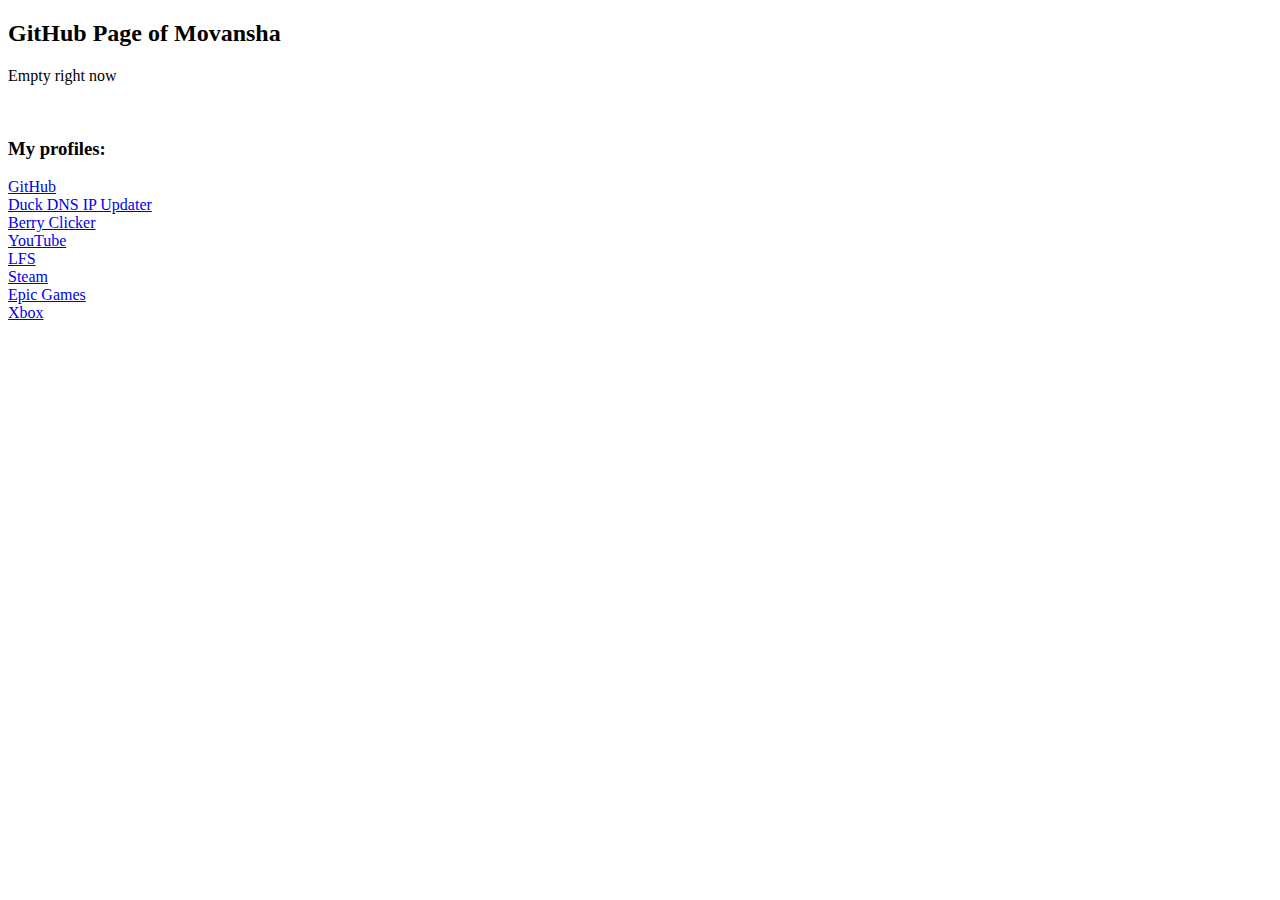
<file: index.html>
<!DOCTYPE html>
<html>
    
<head>
    <meta name="viewport" content="width=device-width, initial-scale=1.0">
    <title> Movansha's GitHub Page </title>
</head>
  
<body>
    <h2> GitHub Page of Movansha </h2>
    <p> Empty right now </p>
    <br>
    
    <h3> My profiles: </h3> 
    <a href="https://github.com/Movansha" title="GitHub" target="_blank"> GitHub </a>
    <br>
    <a href="https://github.com/Movansha/duck-dns-ip-updater" title="Duck DNS IP Updater" target="_blank"> Duck DNS IP Updater </a>
    <br>
    <a href="https://github.com/Movansha/berry-clicker" title="Berry Clicker" target="_blank"> Berry Clicker </a>
    <br>
    <a href="https://www.youtube.com/@Movansha" title="YouTube" target="_blank"> YouTube </a>
    <br>
    <a href="https://www.lfs.net/profile/2657884" title="LFS" target="_blank"> LFS </a>
    <br>
    <a href="https://steamcommunity.com/id/Movansha" title="Steam" target="_blank"> Steam </a>
    <br>
    <a href="https://launcher.store.epicgames.com/u/42b55300420c42dea9a575051f6eea41" title="Epic Games" target="_blank"> Epic Games </a>
    <br>
    <a href="https://www.xbox.com/tr-TR/play/user/Movansha" title="Xbox" target="_blank"> Xbox </a>
</body>
    
</html>
</file>
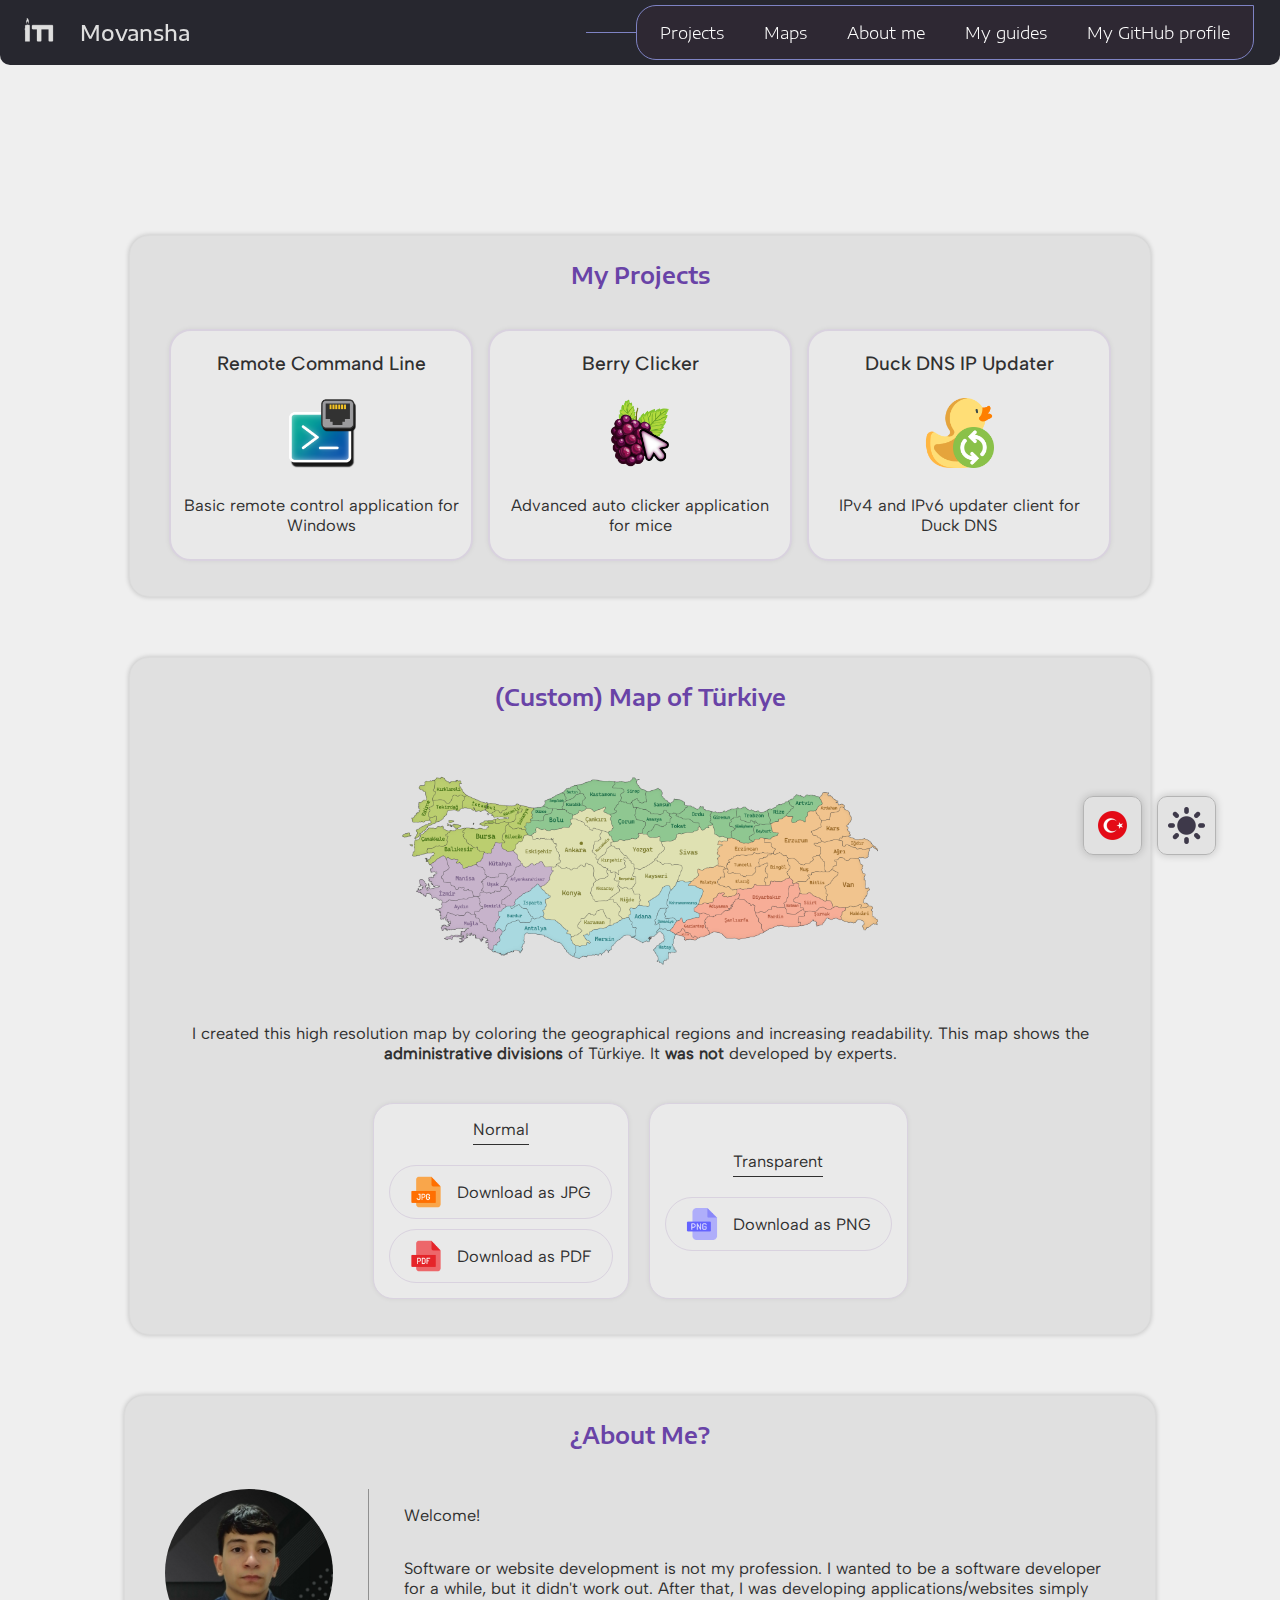
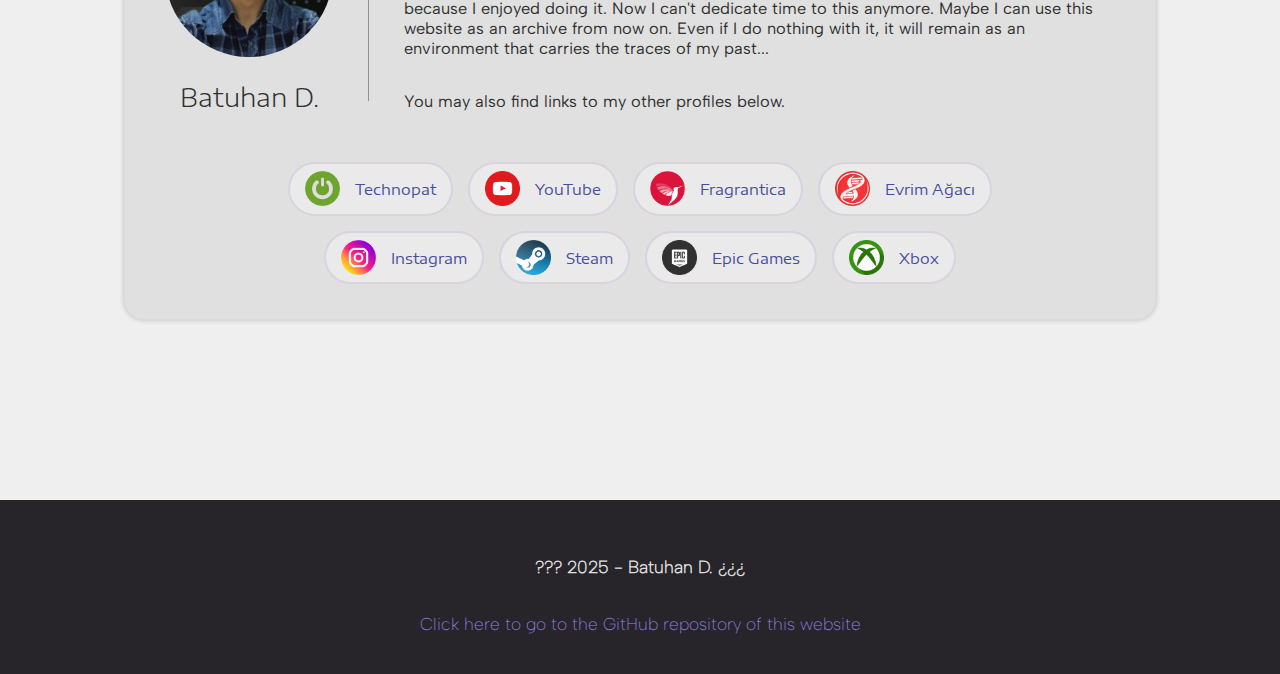
<file: en/index.html>
<!DOCTYPE html>
<html lang="en">

<head>
    <meta charset="UTF-8">
    <meta name="viewport" content="width=device-width, initial-scale=1.0">
    <meta http-equiv="X-UA-Compatible" content="IE=edge">
    
    <link rel="shortcut icon" href="/images/icons/favicon.ico" type="image/x-icon"> 
    <link rel="icon" href="/images/icons/favicon_16x.png" sizes="16x16">
    <link rel="icon" href="/images/icons/favicon_24x.png" sizes="24x24">
    <link rel="icon" href="/images/icons/favicon_32x.png" sizes="32x32">
    <link rel="icon" href="/images/icons/favicon_48x.png" sizes="48x48">
    <link rel="icon" href="/images/icons/favicon_64x.png" sizes="64x64">
    <link rel="icon" href="/images/icons/favicon_96x.png" sizes="96x96">
    <link rel="icon" href="/images/icons/favicon_128x.png" sizes="128x128">

    <title>Movansha - Personal archive</title>

    <!-- SEO: -->

    <meta name="author" content="Batuhan D.">
    <meta name="description" content="Links to GitHub repositories of projects I've developed...">

    <link rel="canonical" href="https://movansha.com.tr/en/">

    <link rel="alternate" href="https://movansha.com.tr/tr/" hreflang="tr">
    <link rel="alternate" href="https://movansha.com.tr/en/" hreflang="en">
    <link rel="alternate" href="https://movansha.com.tr/en/" hreflang="x-default">

    <!-- Open Graph: -->
    <meta property="og:image" content="https://movansha.com.tr/images/og-image.jpg">
    <meta property="og:url" content="https://movansha.com.tr">

    <meta property="og:title" content="Movansha - Personal website">
    <meta property="og:type" content="website">

    <!-- Twitter Card: -->
    <meta name="twitter:image" content="https://movansha.com.tr/images/og-image.jpg">
    
    <meta name="twitter:title" content="Movansha - Personal website">
    <meta name="twitter:card" content="summary_large_image">
    
    <!-- Design: -->

    <link rel="stylesheet" href="/css/fonts.css">

    <!-- Layouts: -->
    <link rel="stylesheet" href="/css/layouts/navbar.css">
    <link rel="stylesheet" href="/css/layouts/general.css">
    
    <link rel="stylesheet" href="/css/layouts/project-cards.css">
    <link rel="stylesheet" href="/css/layouts/my-maps.css">
    <link rel="stylesheet" href="/css/layouts/about-me.css">

    <link rel="stylesheet" href="/css/layouts/footer.css">

    <!-- Style and theme: -->
    <link rel="stylesheet" href="/css/style/navbar.css">
    <link rel="stylesheet" href="/css/style/my-maps.css">
    <link rel="stylesheet" href="/css/style/general.css">

    <link rel="stylesheet" href="/css/style/project-cards.css">
    <link rel="stylesheet" href="/css/style/about-me.css">
    
    <link rel="stylesheet" href="/css/style/footer.css">

    <script src="/js/load/theme.js"></script>
</head>

<body>
    <nav class="navbar">
        <a id="navbar-logo" href="#about-me">
            <img src="/images/navbar/logo.webp" alt="Logo of Movansha">
        </a>

        <h1 id="navbar-header">
            Movansha
        </h1>
        
        <button id="hamburger" title="Menu">
            <img src="/images/navbar/hamburger.webp" alt="Icon of menu">
        </button>
        
        <!---->
        
        <hr>

        <div id="menu">
            <a href="#my-projects">Projects</a>
            <a href="#my-maps">Maps</a>
            <a href="#about-me">About me</a>

            <a href="https://www.technopat.net/sosyal/uye/movansha.865030/articles">My guides</a>
            <a href="https://github.com/Movansha">My GitHub profile</a>
        </div>

        <script src="/js/navbar.js"></script>
    </nav>

    
    <!-- Modifiers: -->

    <div class="modifiers">
        <button class="modifier-button" title="Sayfayı Türkçe görüntüle" onclick="change_language()">
            <img draggable="false" src="/images/buttons/turkiye.webp" alt="Türk bayrağı">
        </button>

        <button class="modifier-button" title="Change the color scheme" onclick="switch_theme()">
            <img draggable="false" id="theme-icon">
        </button>
    </div>

    <script src="/js/modifiers.js"></script>


    <!-- Container - my projects: -->
    
    <div class="main-container projects-container" id="my-projects">
        <h1>My Projects</h1>

        <script src="/js/load/projects.js"></script>
    </div>


    <!-- Container - my custom maps: -->

    <div class="main-container maps-container" id="my-maps">
        <h1>(Custom) Map of Türkiye</h1>

        <img draggable="false" src="/images/turkiye-mulki-idare.webp" alt="Türkiye Mülki İdare Haritası">

        <p>
            I created this high resolution map by coloring the geographical regions and increasing readability.
            This map shows the <b>administrative divisions</b> of Türkiye.
            It <b>was not</b> developed by experts.
        </p>

        <div class="downloads">
            <span>
                <p>Normal</p>

                <a draggable="true" href="/contents/en/map-of-turkiye.jpg" download="Map of Türkiye.jpg">
                    <img draggable="false" src="/images/buttons/files/jpg.webp">
                    Download as JPG
                </a>

                <a draggable="true" href="/contents/en/map-of-turkiye.pdf" download="Map of Türkiye.pdf">
                    <img draggable="false" src="/images/buttons/files/pdf.webp">
                    Download as PDF
                </a>
            </span>

            <span>
                <p>Transparent</p>

                <a draggable="true" href="/contents/turkiye-haritasi.png" download="Map of Türkiye.png">
                    <img draggable="false" src="/images/buttons/files/png.webp">
                    Download as PNG
                </a>
            </span>
        </div>
    </div>


    <!-- Container - about me: -->

    <div class="main-container about-me-container" id="about-me">
        <h1>¿About Me?</h1>

        <div id="profile">
            <a href="/images/batuhand.webp" target="_blank"> <img src="/images/batuhand.webp"> </a>
            <p> Batuhan D. </p>
        </div>

        <div id="line"></div>

        <div id="description">
            <p>
                Welcome!
            </p>

            <p>
                Software or website development is not my profession. I wanted to be a software developer for a while,
                but it didn't work out. After that, I was developing applications/websites simply because I enjoyed doing it.
                Now I can't dedicate time to this anymore. Maybe I can use this website as an archive from now on.
                Even if I do nothing with it, it will remain as an environment that carries the traces of my past...
            </p>

            <p>
                You may also find links to my other profiles below.
            </p>
        </div>

        <div id="links">
            <script src="/js/load/profiles.js"></script>
        </div>
    </div>


    <!-- Container - footer -->

    <footer class="footer-container">
        <p><b>??? 2025 - Batuhan D. ¿¿¿</b></p>
        
        <a href="https://github.com/Movansha/movansha.github.io">
            Click here to go to the GitHub repository of this website
        </a>
    </footer>
</body>

</html>
</file>
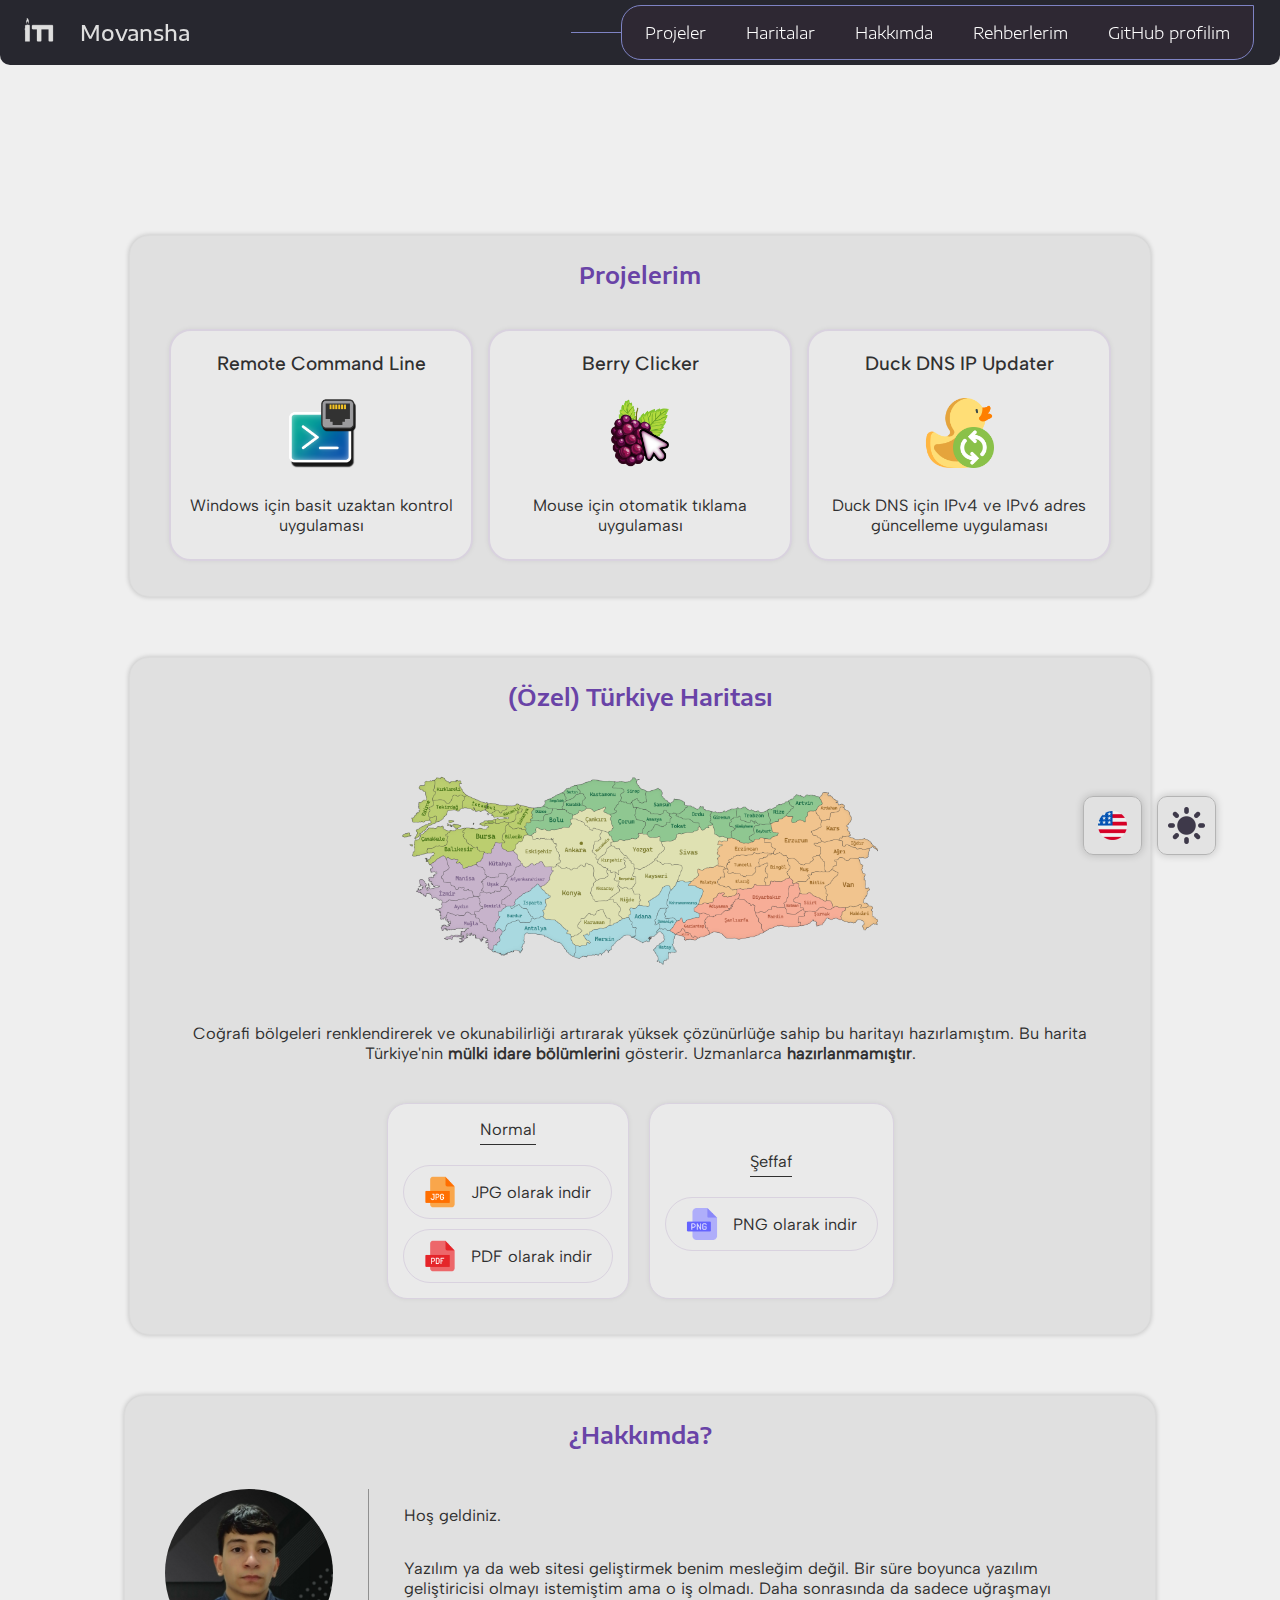
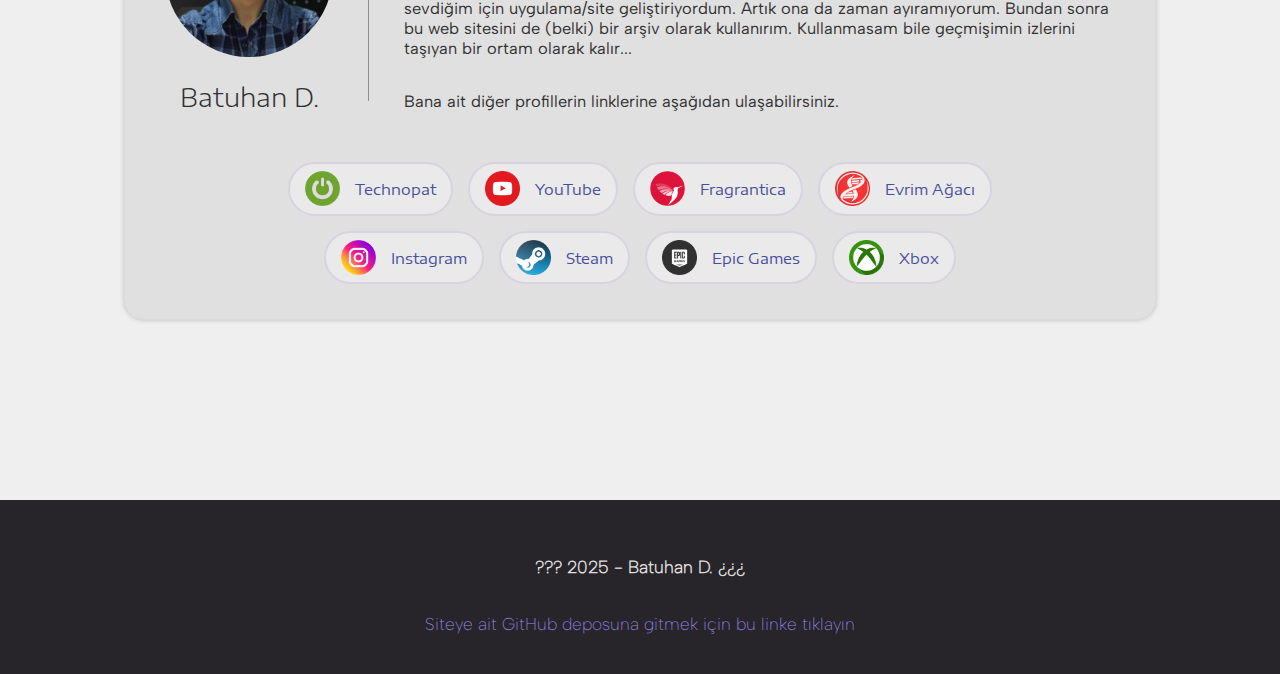
<file: tr/index.html>
<!DOCTYPE html>
<html lang="tr">

<head>
    <meta charset="UTF-8">
    <meta name="viewport" content="width=device-width, initial-scale=1.0">
    <meta http-equiv="X-UA-Compatible" content="IE=edge">
    
    <link rel="shortcut icon" href="/images/icons/favicon.ico" type="image/x-icon"> 
    <link rel="icon" href="/images/icons/favicon_16x.png" sizes="16x16">
    <link rel="icon" href="/images/icons/favicon_24x.png" sizes="24x24">
    <link rel="icon" href="/images/icons/favicon_32x.png" sizes="32x32">
    <link rel="icon" href="/images/icons/favicon_48x.png" sizes="48x48">
    <link rel="icon" href="/images/icons/favicon_64x.png" sizes="64x64">
    <link rel="icon" href="/images/icons/favicon_96x.png" sizes="96x96">
    <link rel="icon" href="/images/icons/favicon_128x.png" sizes="128x128">

    <title>Movansha - Kişisel arşiv</title>

    <!-- SEO: -->

    <meta name="author" content="Batuhan D.">
    <meta name="description" content="Geliştirdiğim projelerin GitHub depolarına ait linkler...">

    <link rel="canonical" href="https://movansha.com.tr/tr/">

    <link rel="alternate" href="https://movansha.com.tr/tr/" hreflang="tr">
    <link rel="alternate" href="https://movansha.com.tr/en/" hreflang="en">
    <link rel="alternate" href="https://movansha.com.tr/en/" hreflang="x-default">

    <!-- Open Graph: -->
    <meta property="og:image" content="https://movansha.com.tr/images/og-image.jpg">
    <meta property="og:url" content="https://movansha.com.tr">

    <meta property="og:title" content="Movansha - Kişisel web sitesi">
    <meta property="og:type" content="website">

    <!-- Twitter Card: -->
    <meta name="twitter:image" content="https://movansha.com.tr/images/og-image.jpg">
    
    <meta name="twitter:title" content="Movansha - Kişisel web sitesi">
    <meta name="twitter:card" content="summary_large_image">
    
    <!-- Design: -->

    <link rel="stylesheet" href="/css/fonts.css">

    <!-- Layouts: -->
    <link rel="stylesheet" href="/css/layouts/navbar.css">
    <link rel="stylesheet" href="/css/layouts/general.css">
    
    <link rel="stylesheet" href="/css/layouts/project-cards.css">
    <link rel="stylesheet" href="/css/layouts/my-maps.css">
    <link rel="stylesheet" href="/css/layouts/about-me.css">

    <link rel="stylesheet" href="/css/layouts/footer.css">

    <!-- Style and theme: -->
    <link rel="stylesheet" href="/css/style/navbar.css">
    <link rel="stylesheet" href="/css/style/general.css">

    <link rel="stylesheet" href="/css/style/project-cards.css">
    <link rel="stylesheet" href="/css/style/my-maps.css">
    <link rel="stylesheet" href="/css/style/about-me.css">
    
    <link rel="stylesheet" href="/css/style/footer.css">

    <script src="/js/load/theme.js"></script>
</head>

<body>
    <nav class="navbar">
        <a id="navbar-logo" href="#about-me">
            <img src="/images/navbar/logo.webp" alt="Movansha logosu">
        </a>

        <h1 id="navbar-header">
            Movansha
        </h1>
        
        <button id="hamburger" title="Menü">
            <img src="/images/navbar/hamburger.webp" alt="Menü simgesi">
        </button>
        
        <!---->
        
        <hr>

        <div id="menu">
            <a href="#my-projects">Projeler</a>
            <a href="#my-maps">Haritalar</a>
            <a href="#about-me">Hakkımda</a>

            <a href="https://www.technopat.net/sosyal/uye/movansha.865030/articles">Rehberlerim</a>
            <a href="https://github.com/Movansha">GitHub profilim</a>
        </div>

        <script src="/js/navbar.js"></script>
    </nav>
    

    <!-- Modifiers: -->

    <div class="modifiers">
        <button class="modifier-button" title="View the page in English" onclick="change_language()">
            <img draggable="false" src="/images/buttons/usa.webp" alt="USA flag">
        </button>

        <button class="modifier-button" title="Temayı değiştir" onclick="switch_theme()">
            <img draggable="false" id="theme-icon">
        </button>
    </div>

    <script src="/js/modifiers.js"></script>


    <!-- Container - my projects: -->

    <div class="main-container projects-container" id="my-projects">
        <h1>Projelerim</h1>

        <script src="/js/load/projects.js"></script>
    </div>


    <!-- Container - my custom maps: -->

    <div class="main-container maps-container" id="my-maps">
        <h1>(Özel) Türkiye Haritası</h1>

        <img draggable="false" src="/images/turkiye-mulki-idare.webp" alt="Türkiye Mülki İdare Haritası">

        <p>
            Coğrafi bölgeleri renklendirerek ve okunabilirliği artırarak
            yüksek çözünürlüğe sahip bu haritayı hazırlamıştım. Bu harita Türkiye'nin <b>mülki idare bölümlerini</b>
            gösterir. Uzmanlarca <b>hazırlanmamıştır</b>.
        </p>

        <div class="downloads">
            <span>
                <p>Normal</p>

                <a draggable="true" href="/contents/tr/turkiye-haritasi.jpg" download="Türkiye Haritası.jpg">
                    <img draggable="false" src="/images/buttons/files/jpg.webp">
                    JPG olarak indir
                </a>

                <a draggable="true" href="/contents/tr/turkiye-haritasi.pdf" download="Türkiye Haritası.pdf">
                    <img draggable="false" src="/images/buttons/files/pdf.webp">
                    PDF olarak indir
                </a>
            </span>

            <span>
                <p>Şeffaf</p>

                <a draggable="true" href="/contents/turkiye-haritasi.png" download="Türkiye Haritası.png">
                    <img draggable="false" src="/images/buttons/files/png.webp">
                    PNG olarak indir
                </a>
            </span>
        </div>
    </div>


    <!-- Container - about me: -->

    <div class="main-container about-me-container" id="about-me">
        <h1>¿Hakkımda?</h1>

        <div id="profile">
            <a href="/images/batuhand.webp" target="_blank"> <img src="/images/batuhand.webp"> </a>
            <p> Batuhan D. </p>
        </div>

        <div id="line"></div>

        <div id="description">
            <p>
                Hoş geldiniz.
            </p>

            <p>
                Yazılım ya da web sitesi geliştirmek benim mesleğim değil. Bir süre boyunca yazılım geliştiricisi olmayı istemiştim
                ama o iş olmadı. Daha sonrasında da sadece uğraşmayı sevdiğim için uygulama/site geliştiriyordum. Artık 
                ona da zaman ayıramıyorum. Bundan sonra bu web sitesini de (belki) bir arşiv olarak kullanırım. Kullanmasam bile
                geçmişimin izlerini taşıyan bir ortam olarak kalır...
            </p>
    
            <p>
                Bana ait diğer profillerin linklerine aşağıdan ulaşabilirsiniz.
            </p>
        </div>

        <div id="links">
            <script src="/js/load/profiles.js"></script>
        </div>
    </div>


    <!-- Container - footer -->

    <footer class="footer-container">
        <p><b>??? 2025 - Batuhan D. ¿¿¿</b></p>
        
        <a href="https://github.com/Movansha/movansha.github.io">
            Siteye ait GitHub deposuna gitmek için bu linke tıklayın
        </a>
    </footer>
</body>

</html>
</file>
<file: css/fonts.css>
@font-face {
    font-family: "Encode Sans Light";
    src: url("/fonts/encode-sans-expanded/EncodeSansExpanded-Light.ttf") format("truetype");
}

@font-face {
    font-family: "Encode Sans Regular";
    src: url("/fonts/encode-sans-expanded/EncodeSansExpanded-Regular.ttf") format("truetype");
}

@font-face {
    font-family: "Encode Sans Medium";
    src: url("/fonts/encode-sans-expanded/EncodeSansExpanded-Medium.ttf") format("truetype");
}

@font-face {
    font-family: "Encode Sans Semi Bold";
    src: url("/fonts/encode-sans-expanded/EncodeSansExpanded-SemiBold.ttf") format("truetype");
}

/* ---------- */

@font-face {
    font-family: "Albert Sans Extra Light";
    src: url("/fonts/albert-sans/AlbertSans-ExtraLight.ttf") format("truetype")
}

@font-face {
    font-family: "Albert Sans Regular";
    src: url("/fonts/albert-sans/AlbertSans-Regular.ttf") format("truetype");
}

@font-face {
    font-family: "Albert Sans Medium";
    src: url("/fonts/albert-sans/AlbertSans-Medium.ttf") format("truetype");
}
</file>
<file: css/layouts/navbar.css>
.navbar {
    position: fixed;
    top: 0px;
    left: 0px;
    right: 0px;

    display: flex;
    justify-content: space-between;
    align-items: center;

    padding-inline: 13px;
}

/* Navbar contents: */

#navbar-logo > img {
    margin: 11px;
    width: 1.9rem;
}

#navbar-header {
    padding-inline: 15px;
    padding-bottom: 8px;
}

#hamburger {
    cursor: pointer;
}

#hamburger > img {
    display: block;

    margin: 11px;
    width: 1.9rem;
}

/* Menu: */

.navbar > hr {
    display: none;
}

#menu {
    display: flex;
    flex-direction: column;
    top: 110%;
    right: 2%;
    
    padding: 3px;
    
    position: absolute;
    z-index: 1;
}

#menu > a {
    display: block;

    margin: 2px;
    padding-inline: 50px;
    padding-block: 20px;
}

/* Responsive design: */

@media (min-width: 1000px) {
    #navbar-header {
        flex: 1;
        padding-bottom: 0px;
    }

    #hamburger {
        display: none;
    }

    .navbar > hr {
        display: inline-block;

        width: 5%;
        margin: 0px;
    }

    #menu {
        flex-direction: row;
        
        top: 0%;
        right: 1%;

        margin-block: 5px;
        padding: 3px;

        position: relative;
    }

    #menu > a {
        margin: 0px;

        padding-inline: 20px;
        padding-block: 13px;
    }
}
</file>
<file: css/layouts/general.css>
html {
    scroll-behavior: smooth;
}

body {
    display: flex;
    flex-direction: column;
    align-items: center;
    gap: 60px;

    margin: 0px;
    padding: 0px;

    padding-top: 8rem;
}

* {
    -webkit-tap-highlight-color: transparent;
}

/* Others: */

.main-container {
    display: flex;
    
    flex-wrap: wrap;
    justify-content: center;

    padding-inline: 15px;
    padding-bottom: 25px;

    scroll-margin-top: 6rem;
    margin-inline: 20px;
    
    max-width: 990px;
}

.main-container > h1:first-of-type {
    width: 100%;
    text-align: center;
    
    margin-block: 25px;
}

.modifiers {
    display: flex;
    flex-direction: column;
    gap: 10px;
    
    position: fixed;
    z-index: 1;

    bottom: 5%;
    right: 5%;
}

.modifier-button {
    padding: 10px;
}

.modifier-button > img {
    display: block;
    width: 2rem;
}

/* Responsive design: */

@media (min-width: 720px) {
    .main-container {
        padding-bottom: 35px;
    }

    .modifiers {
        flex-direction: row;
        gap: 15px;
    }

    .modifier-button > img {    
        width: 2.3rem;
    }
}
</file>
<file: css/layouts/project-cards.css>
.projects-container {
    gap: 15px;
    margin-top: 7.5rem;
}

/* Content: */

.projects-container > a {
    display: flex;
    flex-direction: column;
    align-items: center;
    
    padding-inline: 10px;
    padding-block: 8px;

    width: 100%;
    overflow-wrap: anywhere;
}

.projects-container > a > img {
    margin-block: 10px;
    width: 4.4rem;

    transition: width 300ms ease;
}

@media (pointer: fine) {
    .projects-container > a:hover > img {
        width: 5.5rem;

        transition: width 300ms ease;
    }
}

/* Responsive design: */

@media (min-width: 720px) {
    .projects-container {
        margin-top: 6.7rem;
    }
    
    .projects-container > a {
        max-width: 280px;
    }

    .projects-container > a > p {
        display: -webkit-box;
        -webkit-box-orient: vertical;
    
        line-clamp: 2;
        -webkit-line-clamp: 2;
    
        overflow: hidden;
        text-overflow: ellipsis;
    }
}
</file>
<file: css/layouts/my-maps.css>
/* Content: */

.maps-container > img {
    width: 15rem;
}

.maps-container > p {
    text-align: center;
    margin-bottom: 40px;
}

/* Containers: */

.downloads {
    display: flex;
    flex-direction: column;

    gap: 20px;
}

.downloads > span {
    display: flex;
    flex-direction: column;
    
    align-items: center;
    justify-content: center;

    padding: 15px;
    gap: 10px;
}

.downloads > span p {
    margin: 0px;
    margin-bottom: 10px;

    padding-bottom: 5px;
}

/* Download links */

.downloads a img {
    width: 2rem;
}

.downloads a {
    display: flex;
    justify-content: center;
    align-items: center;

    padding-inline: 20px;
    padding-block: 10px;
    gap: 15px;
}

/* Responsive design: */

@media (min-width: 720px) {
    .maps-container > img {
        width: 30rem;
    }

    .maps-container > p {
        padding-inline: 25px;
    }

    .downloads {
        flex-direction: row;
    }
}
</file>
<file: css/layouts/about-me.css>
.about-me-container {
    gap: 15px;
    padding-inline: 20px;
}

.about-me-container > #line {
    width: 90%;
    height: 1px;

    margin-block: 10px;
}

/* Content: */

#profile {
    display: flex;
    flex-direction: column;
    align-items: center;
}

#profile > a > img {
    width: 10.5rem;
}

#profile > p {
    margin-top: 20px;
    margin-bottom: 0px;
}

/* */

#description {
    display: flex;
    flex-wrap: wrap;
    flex: 1;

    align-items: center;
    justify-content: center;

    margin-bottom: 15px;
}

#description > p {
    text-align: center;
}

/* Profiles: */

#links {
    display: flex;
    flex-wrap: wrap;
    align-items: start;
    justify-content: center;

    gap: 15px;
    margin-top: 20px;

    max-width: 750px;
    width: 100%;
}

#links > a {
    display: flex;
    align-items: center;
    justify-content: center;
    gap: 15px;
    
    padding-inline: 15px;
}

#links > a > img {
    order: 1;
    width: 2.2rem;
}

#links > a > p {
    order: 2;
}

/* Responsive design: */

@media (min-width: 720px) {
    .about-me-container > #line {
        width: 1px;
        height: 13.25rem;

        margin-block: 0px;
    }

    #profile {
        margin-inline: 20px;
    }

    #description {
        justify-content: left;

        margin-inline: 20px;
        margin-bottom: 0px;
    }

    #description > p {
        text-align: left;
    }
}
</file>
<file: css/layouts/footer.css>
footer {
    display: flex;
    flex-direction: column;
    align-items: center;
    justify-content: center;
    gap: 20px;

    left: 0px;
    right: 0px;
    bottom: 0px;
    width: 100%;
    
    margin-top: 7.5rem;
    padding-block: 40px;
}

/* Content: */

footer > p {
    margin-inline: 20px;
}

footer > a {
    margin-inline: 20px;
}
</file>
<file: css/style/navbar.css>
.navbar {
    background-color: #222029;
    color: #dedede;

    border-bottom-left-radius: 10px;
    border-bottom-right-radius: 10px;
}

/* Content: */

#navbar-header {    
    font-family: "Encode Sans Medium";
    font-weight: normal;
    font-size: 1.3rem;

    border-bottom: 2px solid #9172c4;
}

#hamburger {
    background: none;
    border: none;
}

#hamburger.active {
    background-color: #9172c4;
    border-radius: 10px;

    transition: background-color 200ms ease;
}

/* Menu: */

#menu {
    background-color: #2e2833;
    
    font-family: "Encode Sans Light";

    border: 2px outset #7e83c4;
    border-radius: 20px;
    border-top-right-radius: 0px;

    opacity: 0;
    visibility: hidden;
}

#menu.active {
    opacity: 1;
    visibility: visible;

    transition: opacity 150ms ease;
}

#menu > a {    
    text-decoration: none;
    color: #ffffff;
    
    border-radius: 15px;
    border-top-right-radius: 0px;

    transition: background-color 175ms ease;
}

@media (pointer: fine) {
    #menu > a:hover {
        background-color: #7f6fc4;

        transition: background-color 175ms ease;
    }
}

#menu > a:active {
    background-color: #7e5897;
}

/* Responsive design: */

@media (min-width: 1000px) {
    .navbar {
        background-color: #1e1e27f5;
    }

    #navbar-header, .dark #navbar-header {
        border-bottom: none;
    }

    .navbar > hr {
        height: 1px;
    
        background-color: #7e83c4;
        border: none;
    }

    #menu {
        background-color: #2e2833;
        border-style: solid;;
        border-width: 1px;

        opacity: 1;
        visibility: visible;
    }
}

/* ---------- Dark theme: ---------- */

.dark .navbar {
    background-color: #181818;
    border-bottom: 1px solid #4f4f4f;

    box-shadow: 0 0 50px #000000;
}

/* Content: */

.dark #navbar-header {
    border-bottom: 1px solid #ab4468;
}

.dark #hamburger.active {
    background-color: #ab4468;
}

/* Menu: */

.dark #menu {
    background-color: #242424;
    border: 1px solid #5f5f5f;

    box-shadow: 0 0 50px #181818;
}

.dark #menu > a {
    color: #dfdfdf;
}

@media (pointer: fine) {
    .dark #menu > a:hover {
        background-color: #353535;
    }
}

.dark #menu > a:active {
    background-color: #ab4468;
}

/* Responsive design: */

@media (min-width: 1000px) {
    .dark .navbar {
        background-color: #232323;
        border-color: #505050;
    }

    .dark #navbar-header {
        border-bottom: none;
    }

    .dark #menu {
        border-color: #c54b76;
    }

    .dark .navbar > hr {
        background-color: #c54b76;
    }

    .dark #menu {
        background-color: #212121;
        box-shadow: none;
    }
}
</file>
<file: css/style/my-maps.css>
/* Containers: */

.downloads > span {
    background-color: #eaeaea;

    border: 1px solid #d9d2df;
    border-radius: 20px;

    box-shadow: 0 0 5px #00000010;
}

.downloads > span p {
    border-bottom: 1px solid #303030;
}

/* Download links: */

.downloads a {
    background-color: #e9e9e9;
    color: #303030;
    text-decoration: none;

    border: 1px solid #d9d2df;
    border-radius: 500px;

    transition: box-shadow 400ms ease;
    transition: border-color 400ms ease;
}

@media (pointer: fine) {
    .downloads a:hover {
        box-shadow: 0px 0px 15px #1e004144;

        background-color: #e7e2ec;
        border-color: #b5afcc;
    
        transition: box-shadow 400ms ease;
        transition: border-color 400ms ease;
    }
}

.downloads a:active {
    border-color: #a273ce;
}

/* ---------- Dark theme: ---------- */

.dark .downloads > span {
    background-color: #262626;

    border-color: #404040;
    box-shadow: 0 0 10px #00000030;
}

.dark .downloads > span p {
    border-color: #d5d5d5;
}

/* Download buttons: */

.dark .downloads a {
    background-color: #262626;
    color: #d5d5d5;

    border-color: #404040;
}

@media (pointer: fine) {
    .dark .downloads a:hover {
        background-color: #6f364b;
        border-color: #c4577f;
        
        box-shadow: 0px 0px 10px #6f364b;
    }

    .dark .downloads a:active {
        border-color: #f14760;
    }
}
</file>
<file: css/style/general.css>
body {
    font-size: 1.025rem;
    font-family: "Albert Sans Regular";

    background-color: #efefef;
    color: #303030;
}

::selection {
    background-color: #8f7cc4;
    color: #ffffff;
}

/* Content: */

.main-container {
    background-color: #e0e0e0;
    
    border: 1px solid #dbdbdb;
    border-radius: 20px;
    
    box-shadow: 0 0 5px #00000035;
}

.main-container > h1:first-of-type {
    font-family: "Encode Sans Semi Bold";
    font-weight: normal;
    font-size: 1.4rem;

    color: #6943a7;
}

.modifier-button {
    cursor: pointer;
    background-color: #e0e0e0d0;

    border: 1px solid #b4b4b4;
    border-radius: 10px;

    box-shadow: 0 0 8px #00000033;

    transition: background-color 300ms ease;
}

@media (pointer: fine) {
    .modifier-button:hover {
        background-color: #cfcfcf;
    }
}

/* ---------- Dark theme: ---------- */

.dark body {
    background-color: #181818;
    color: #d5d5d5;
}

.dark ::selection {
    background-color: #772138;
}

/* Content: */

.dark .main-container {
    background-color: #212121;
    border-color: #343434;

    box-shadow: 0 0 8px #34343490;
}

.dark .main-container > h1:first-of-type {
    color: #d45b8e;
}

.dark .modifier-button {
    background-color: #1c1c1cd5;
    border-color: #343434;

    box-shadow: 0 0 8px #343434c5;
}

@media (pointer: fine) {
    .dark .modifier-button:hover {
        background-color: #343434;
    }
}
</file>
<file: css/style/project-cards.css>
.projects-container > a {
    text-decoration: none;

    background-color: #e9e9e9;
    color: #303030;

    border: 2px solid #d9d2df;
    border-radius: 22px;

    box-shadow: 0 0 5px #00000010;

    transition: box-shadow 600ms ease;
    transition: border-color 600ms ease;
}

/* Content: */

.projects-container > a > h1 {
    text-align: center;

    font-family: "Albert Sans Medium";
    font-weight: normal;
    font-size: 1.2rem;

    transition: color 175ms ease;
}

.projects-container > a > p {
    text-align: center;
}

@media (pointer: fine) {
    .projects-container > a:hover {
        background-color: #eaeaea;
        border-color: #b5afcc;
        
        box-shadow: 0px 0px 15px #1e004144;

        transition: box-shadow 600ms ease;
        transition: border-color 600ms ease;
    }

    .projects-container > a:hover > h1 {
        color: #604bb3;
    }
}

.projects-container > a:active {
    border-color: #8b60a8;
}

/* ---------- Dark theme: ---------- */

.dark .projects-container > a {
    background-color: #262626;
    color: #d1d1d1;

    border: 1px solid #404040;

    box-shadow: 0 0 30px #00000030;
}

@media (pointer: fine) {
    .dark .projects-container > a:hover {
        background-color: #492733;
        border-color: #a85071;
        color: #dedede;
        
        box-shadow: 0px 0px 15px #552d3b;
    }

    .dark .projects-container > a:hover > h1 {
        color: #dedede;
    }
}

@media (pointer: fine) {
    .dark .projects-container > a:active {
        border-color: #d54455;
    }
}
</file>
<file: css/style/about-me.css>
.about-me-container > #line {
    background-color: #909090;
}

/* Content: */

#profile > a > img {
    border-radius: 100%;

    transition: box-shadow 300ms ease;
}

#profile > p {
    font-family: "Encode Sans Light";
    font-size: 1.6rem;
}

/* Profiles: */

#links > a {
    text-decoration: none;
    text-align: center;
    font-family: "Encode Sans Regular";
    font-size: 0.95rem;

    background-color: #eaeaea;
    color: #474d9e;

    border: 2px solid #d9d2df;
    border-radius: 500px;

    transition: box-shadow 400ms ease;
    transition: border-color 400ms ease;
}

/* */

@media (pointer: fine) {
    #profile > a:hover > img {
        box-shadow: 0px 0px 20px #000000b6;

        transition: box-shadow 300ms ease;
    }

    #links > a:hover {
        box-shadow: 0px 0px 15px #1e004144;

        background-color: #e7e2ec;
        border-color: #b5afcc;
    
        transition: box-shadow 400ms ease;
        transition: border-color 400ms ease;
    }
}

#links > a:active {
    border-color: #a273ce;
}

/* ---------- Dark theme: ---------- */

.dark #links > a {
    background-color: #362b3d;
    color: #dbcbda;

    border: 1px solid #6f4270;
}

@media (pointer: fine) {
    .dark #profile > a:hover > img {
        box-shadow: 0px 0px 20px #7c4b9990;
    }

    .dark #links > a:hover {
        box-shadow: 0px 0px 15px #793c8170;
        
        background-color: #593c6b;
        border-color: #9b6aa1;
    }
}

.dark #links > a:active {
    border-color: #ce76f1;
}
</file>
<file: css/style/footer.css>
footer {
    text-align: center;
    font-family: "Albert Sans Extra Light";
    font-size: 1.080rem;
    
    background-color: #272529;
    color: #dfdfdf;
}

footer > a {
    text-decoration: none;
    text-align: center;

    color: #9789e9;
}

/* ---------- Dark theme: ---------- */

.dark footer {
    background-color: #222222;
    
    border-top: 1px solid #353535;
}

.dark footer > a {
    color: #ff8bb0;
}
</file>
